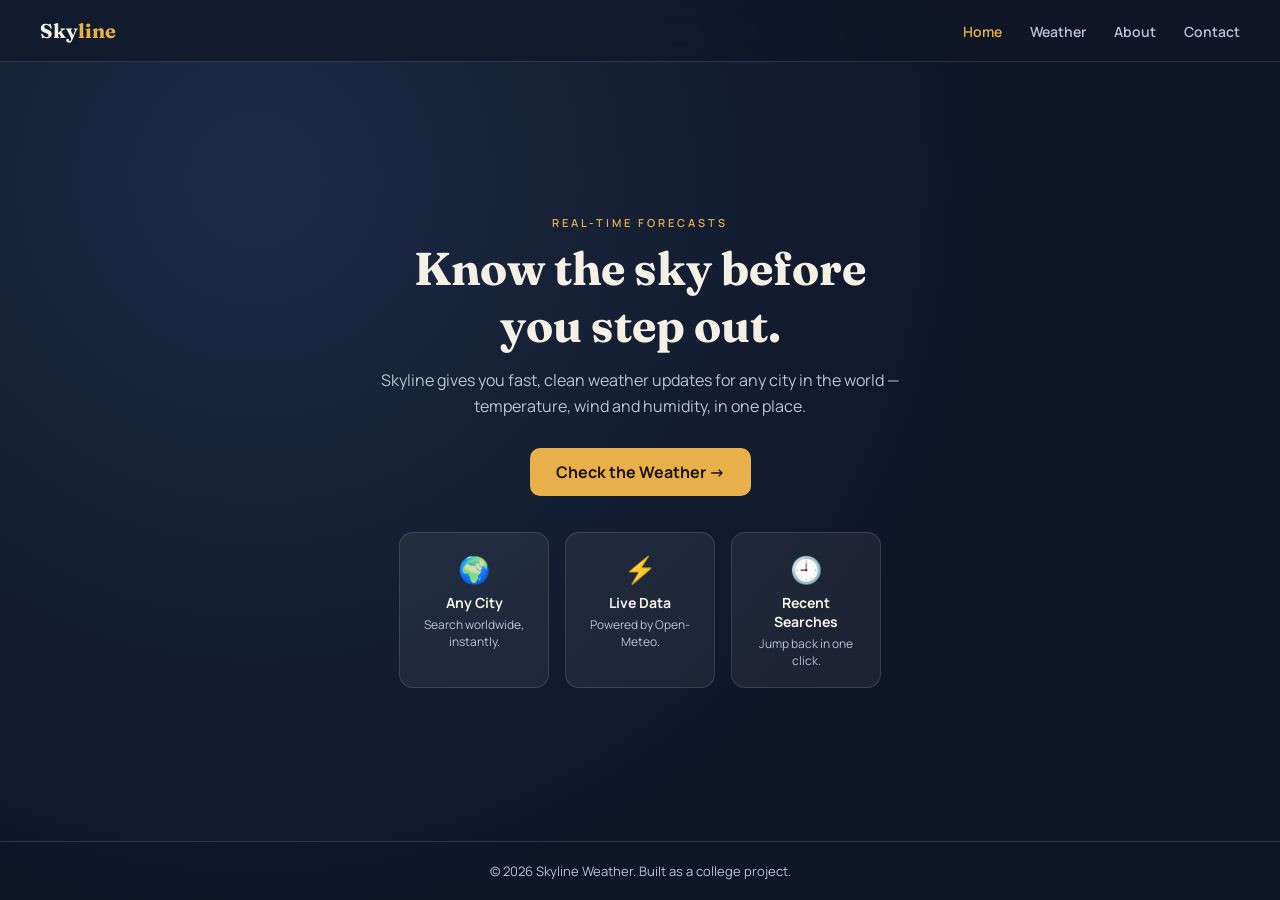
<file: index.html>
<!DOCTYPE html>
<html>
<head>
  <meta charset="UTF-8">
  <meta name="viewport" content="width=device-width, initial-scale=1.0">
  <title>Skyline Weather</title>
  <link rel="preconnect" href="https://fonts.googleapis.com">
  <link href="https://fonts.googleapis.com/css2?family=Fraunces:opsz,wght@9..144,500;9..144,700&family=Manrope:wght@400;600;800&display=swap" rel="stylesheet">
  <link rel="stylesheet" href="style.css">
</head>
<body>

  <nav class="navbar">
    <a href="index.html" class="brand">Sky<span>line</span></a>
    <ul class="navLinks">
      <li><a href="index.html" class="active">Home</a></li>
      <li><a href="weather.html">Weather</a></li>
      <li><a href="about.html">About</a></li>
      <li><a href="contact.html">Contact</a></li>
    </ul>
  </nav>

  <main>
    <div class="hero">
      <p class="eyebrow">Real-time forecasts</p>
      <h1>Know the sky before you step out.</h1>
      <p class="lead">Skyline gives you fast, clean weather updates for any city in the world — temperature, wind and humidity, in one place.</p>
      <a href="weather.html" class="ctaBtn">Check the Weather →</a>

      <div class="features">
        <div class="feature">
          <div class="fIcon">🌍</div>
          <h4>Any City</h4>
          <p>Search worldwide, instantly.</p>
        </div>
        <div class="feature">
          <div class="fIcon">⚡</div>
          <h4>Live Data</h4>
          <p>Powered by Open-Meteo.</p>
        </div>
        <div class="feature">
          <div class="fIcon">🕘</div>
          <h4>Recent Searches</h4>
          <p>Jump back in one click.</p>
        </div>
      </div>
    </div>
  </main>

  <footer>&copy; 2026 Skyline Weather. Built as a college project.</footer>

</body>
</html>
</file>
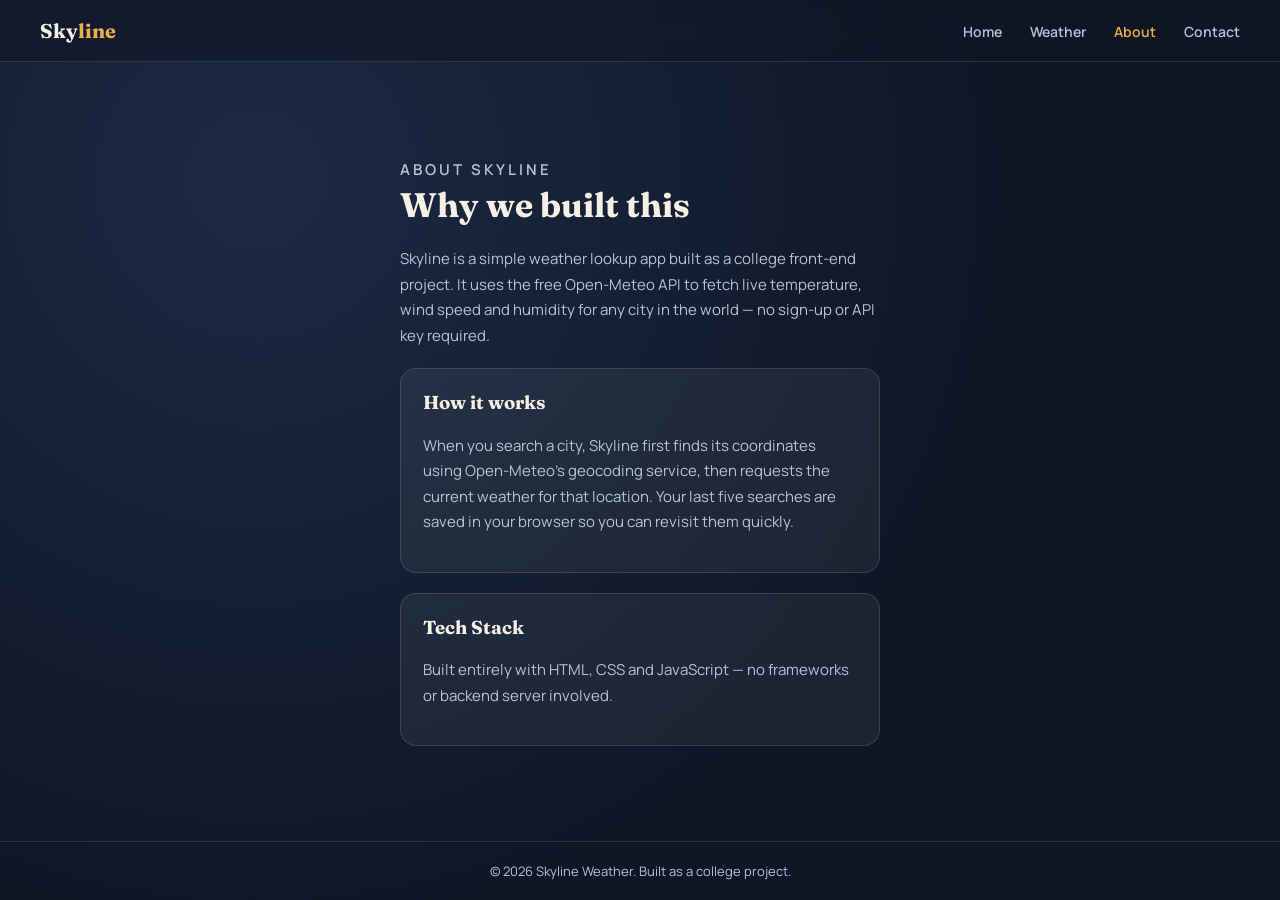
<file: about.html>
<!DOCTYPE html>
<html>
<head>
  <meta charset="UTF-8">
  <meta name="viewport" content="width=device-width, initial-scale=1.0">
  <title>About - Skyline</title>
  <link rel="preconnect" href="https://fonts.googleapis.com">
  <link href="https://fonts.googleapis.com/css2?family=Fraunces:opsz,wght@9..144,500;9..144,700&family=Manrope:wght@400;600;800&display=swap" rel="stylesheet">
  <link rel="stylesheet" href="style.css">
</head>
<body>

  <nav class="navbar">
    <a href="index.html" class="brand">Sky<span>line</span></a>
    <ul class="navLinks">
      <li><a href="index.html">Home</a></li>
      <li><a href="weather.html">Weather</a></li>
      <li><a href="about.html" class="active">About</a></li>
      <li><a href="contact.html">Contact</a></li>
    </ul>
  </nav>

  <main>
    <div class="page">
      <p class="eyebrow">About Skyline</p>
      <h1>Why we built this</h1>
      <p>Skyline is a simple weather lookup app built as a college front-end project. It uses the free Open-Meteo API to fetch live temperature, wind speed and humidity for any city in the world — no sign-up or API key required.</p>

      <div class="aboutCard">
        <h3>How it works</h3>
        <p>When you search a city, Skyline first finds its coordinates using Open-Meteo's geocoding service, then requests the current weather for that location. Your last five searches are saved in your browser so you can revisit them quickly.</p>
      </div>

      <div class="aboutCard">
        <h3>Tech Stack</h3>
        <p>Built entirely with HTML, CSS and JavaScript — no frameworks or backend server involved.</p>
      </div>
    </div>
  </main>

  <footer>&copy; 2026 Skyline Weather. Built as a college project.</footer>

</body>
</html>
</file>
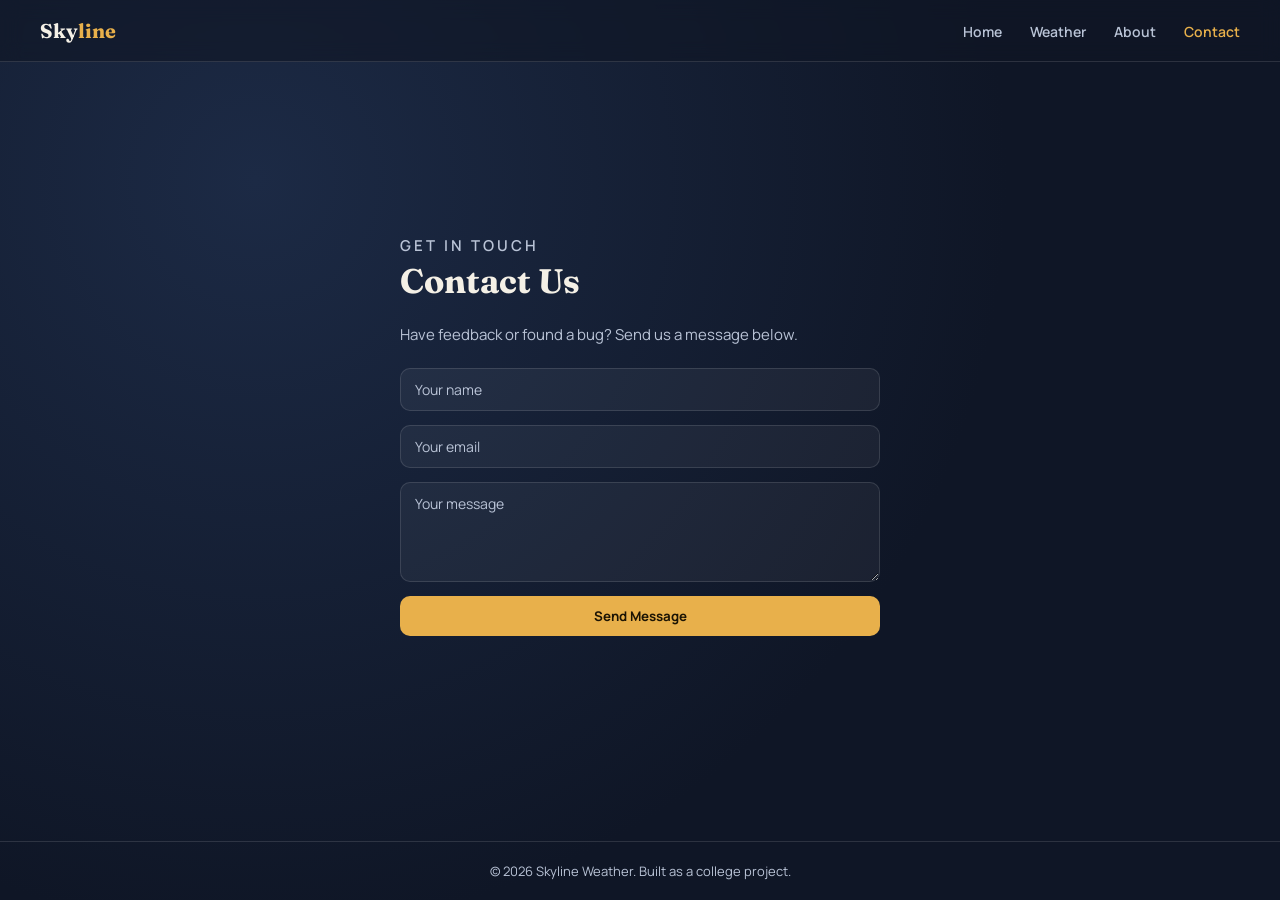
<file: contact.html>
<!DOCTYPE html>
<html>
<head>
  <meta charset="UTF-8">
  <meta name="viewport" content="width=device-width, initial-scale=1.0">
  <title>Contact - Skyline</title>
  <link rel="preconnect" href="https://fonts.googleapis.com">
  <link href="https://fonts.googleapis.com/css2?family=Fraunces:opsz,wght@9..144,500;9..144,700&family=Manrope:wght@400;600;800&display=swap" rel="stylesheet">
  <link rel="stylesheet" href="style.css">
</head>
<body>

  <nav class="navbar">
    <a href="index.html" class="brand">Sky<span>line</span></a>
    <ul class="navLinks">
      <li><a href="index.html">Home</a></li>
      <li><a href="weather.html">Weather</a></li>
      <li><a href="about.html">About</a></li>
      <li><a href="contact.html" class="active">Contact</a></li>
    </ul>
  </nav>

  <main>
    <div class="page">
      <p class="eyebrow">Get in touch</p>
      <h1>Contact Us</h1>
      <p>Have feedback or found a bug? Send us a message below.</p>

      <form class="contactForm" onsubmit="submitContact(event)">
        <input type="text" id="nameField" placeholder="Your name" required>
        <input type="email" id="emailField" placeholder="Your email" required>
        <textarea id="messageField" placeholder="Your message" required></textarea>
        <button type="submit">Send Message</button>
        <p class="formNote" id="formNote"></p>
      </form>
    </div>
  </main>

  <footer>&copy; 2026 Skyline Weather. Built as a college project.</footer>

  <script src="contact.js"></script>
</body>
</html>
</file>
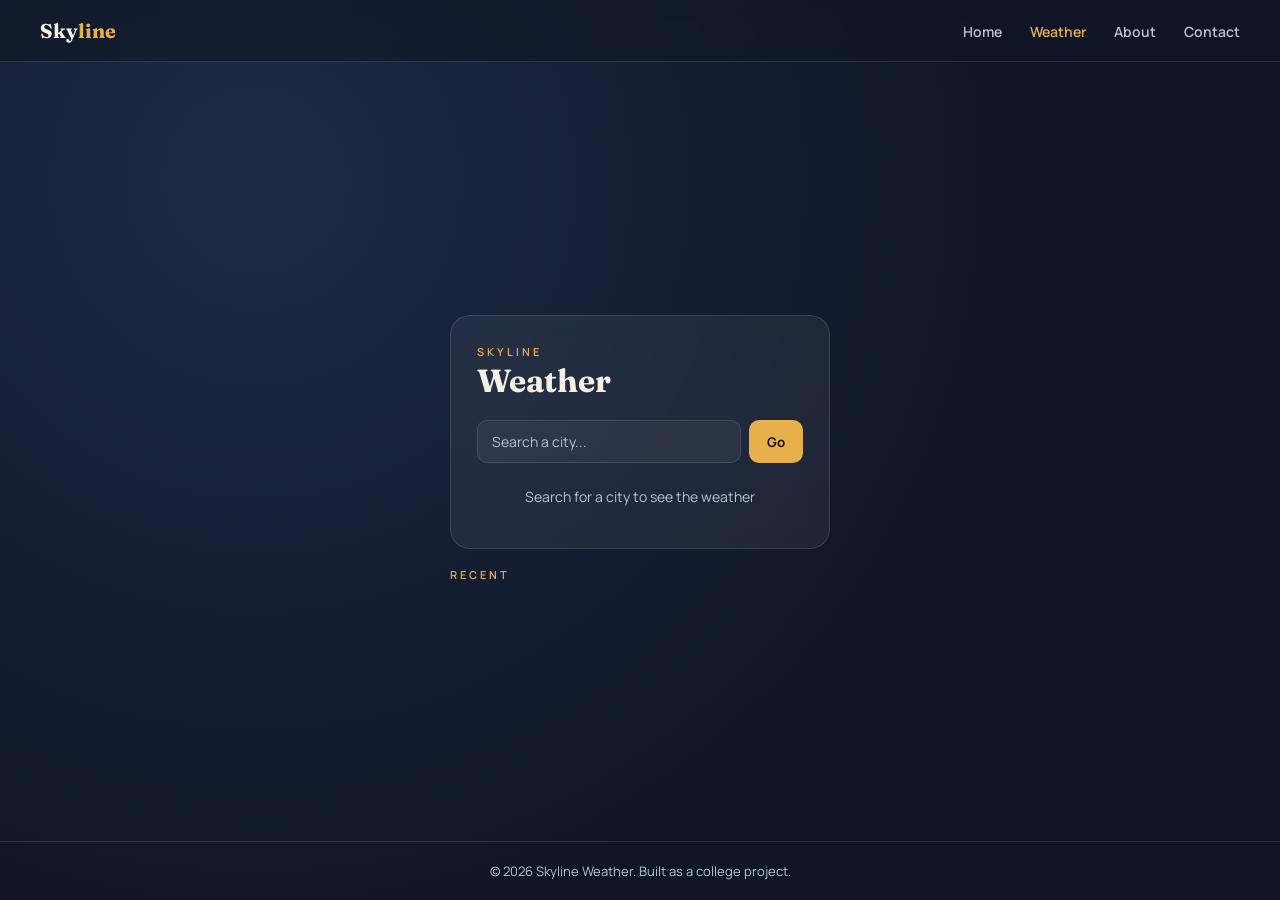
<file: weather.html>
<!DOCTYPE html>
<html>
<head>
  <meta charset="UTF-8">
  <meta name="viewport" content="width=device-width, initial-scale=1.0">
  <title>Weather - Skyline</title>
  <link rel="preconnect" href="https://fonts.googleapis.com">
  <link href="https://fonts.googleapis.com/css2?family=Fraunces:opsz,wght@9..144,500;9..144,700&family=Manrope:wght@400;600;800&display=swap" rel="stylesheet">
  <link rel="stylesheet" href="style.css">
</head>
<body>

  <nav class="navbar">
    <a href="index.html" class="brand">Sky<span>line</span></a>
    <ul class="navLinks">
      <li><a href="index.html">Home</a></li>
      <li><a href="weather.html" class="active">Weather</a></li>
      <li><a href="about.html">About</a></li>
      <li><a href="contact.html">Contact</a></li>
    </ul>
  </nav>

  <main>
    <div class="wrap">
      <div class="box">
        <p class="eyebrow">Skyline</p>
        <h1>Weather</h1>

        <div class="searchRow">
          <input type="text" id="cityInput" placeholder="Search a city...">
          <button onclick="getWeather()">Go</button>
        </div>

        <div id="result">
          <p class="placeholder">Search for a city to see the weather</p>
        </div>
      </div>

      <div class="history">
        <p class="eyebrow">Recent</p>
        <ul id="historyList"></ul>
      </div>
    </div>
  </main>

  <footer>&copy; 2026 Skyline Weather. Built as a college project.</footer>

  <script src="script.js"></script>
</body>
</html>
</file>
<file: style.css>
:root {
  --ink: #f4f0e6;
  --muted: #b9c3d6;
  --gold: #e8b04b;
  --card: rgba(255, 255, 255, 0.06);
  --border: rgba(255, 255, 255, 0.12);
  --bg-1: #0f1626;
  --bg-2: #1c2a45;
}

* {
  box-sizing: border-box;
}

body {
  margin: 0;
  min-height: 100vh;
  display: flex;
  flex-direction: column;
  font-family: "Manrope", sans-serif;
  color: var(--ink);
  background: radial-gradient(circle at 20% 20%, var(--bg-2), var(--bg-1) 60%);
  transition: background 0.8s ease;
}

/* ---- animations ---- */

@keyframes riseIn {
  from { opacity: 0; transform: translateY(18px); }
  to { opacity: 1; transform: translateY(0); }
}

@keyframes fadeScaleIn {
  from { opacity: 0; transform: scale(0.92); }
  to { opacity: 1; transform: scale(1); }
}

@keyframes popIn {
  from { opacity: 0; transform: translateY(10px); }
  to { opacity: 1; transform: translateY(0); }
}

@keyframes float {
  0%, 100% { transform: translateY(0); }
  50% { transform: translateY(-8px); }
}

button {
  transition: transform 0.15s ease, filter 0.15s ease;
}

button:active {
  transform: scale(0.95);
}

/* ---- navbar ---- */

.navbar {
  display: flex;
  align-items: center;
  justify-content: space-between;
  padding: 18px 40px;
  border-bottom: 1px solid var(--border);
  background: rgba(15, 22, 38, 0.6);
  backdrop-filter: blur(10px);
  position: sticky;
  top: 0;
  z-index: 10;
}

.brand {
  font-family: "Fraunces", serif;
  font-size: 20px;
  font-weight: 700;
  color: var(--ink);
  text-decoration: none;
}

.brand span {
  color: var(--gold);
}

.navLinks {
  display: flex;
  gap: 28px;
  list-style: none;
  margin: 0;
  padding: 0;
}

.navLinks a {
  color: var(--muted);
  text-decoration: none;
  font-size: 14px;
  font-weight: 600;
  transition: color 0.15s ease;
}

.navLinks a:hover,
.navLinks a.active {
  color: var(--gold);
}

@media (max-width: 640px) {
  .navbar {
    flex-wrap: wrap;
    justify-content: center;
    gap: 10px;
    padding: 14px 16px;
  }

  .navLinks {
    gap: 16px;
  }
}

main {
  flex: 1;
  display: flex;
  align-items: center;
  justify-content: center;
  padding: 40px 16px;
}

/* ---- footer ---- */

footer {
  text-align: center;
  padding: 20px;
  color: var(--muted);
  font-size: 13px;
  border-top: 1px solid var(--border);
}

/* ---- home / hero ---- */

.hero {
  text-align: center;
  max-width: 560px;
  padding: 20px;
  animation: riseIn 0.6s ease both;
}

.hero .eyebrow {
  margin-bottom: 10px;
}

.hero h1 {
  font-size: 46px;
  margin: 0 0 14px;
}

@media (max-width: 480px) {
  .hero h1 {
    font-size: 32px;
  }
}

.hero p.lead {
  color: var(--muted);
  font-size: 16px;
  line-height: 1.6;
  margin: 0 0 28px;
}

.ctaBtn {
  display: inline-block;
  padding: 13px 26px;
  background: var(--gold);
  color: #1c1404;
  border-radius: 10px;
  font-weight: 700;
  text-decoration: none;
}

.ctaBtn:hover {
  filter: brightness(1.08);
}

.features {
  display: flex;
  gap: 16px;
  margin-top: 36px;
  flex-wrap: wrap;
  justify-content: center;
}

.feature {
  background: var(--card);
  border: 1px solid var(--border);
  border-radius: 14px;
  padding: 18px;
  width: 150px;
}

.feature .fIcon {
  font-size: 26px;
  margin-bottom: 6px;
}

.feature h4 {
  margin: 0 0 4px;
  font-size: 14px;
}

.feature p {
  margin: 0;
  color: var(--muted);
  font-size: 12px;
}

/* ---- weather page ---- */

.wrap {
  width: 100%;
  max-width: 380px;
}

.box {
  background: var(--card);
  border: 1px solid var(--border);
  backdrop-filter: blur(10px);
  border-radius: 20px;
  padding: 28px 26px;
  animation: riseIn 0.6s ease both;
}

.eyebrow {
  text-transform: uppercase;
  letter-spacing: 3px;
  font-size: 11px;
  color: var(--gold);
  margin: 0 0 2px;
  font-weight: 600;
}

h1 {
  font-family: "Fraunces", serif;
  font-size: 32px;
  margin: 0 0 20px;
  font-weight: 700;
}

.searchRow {
  display: flex;
  gap: 8px;
}

input, textarea {
  flex: 1;
  padding: 11px 14px;
  border-radius: 10px;
  border: 1px solid var(--border);
  background: rgba(255, 255, 255, 0.05);
  color: var(--ink);
  font-family: inherit;
  font-size: 14px;
}

input::placeholder, textarea::placeholder {
  color: var(--muted);
}

input:focus, textarea:focus {
  outline: none;
  border-color: var(--gold);
}

button {
  padding: 11px 18px;
  background: var(--gold);
  color: #1c1404;
  border: none;
  border-radius: 10px;
  font-weight: 700;
  cursor: pointer;
  font-family: inherit;
}

button:hover {
  filter: brightness(1.08);
}

#result {
  margin-top: 24px;
  text-align: center;
}

.placeholder {
  color: var(--muted);
  font-size: 14px;
}

.icon {
  font-size: 54px;
  animation: fadeScaleIn 0.5s ease both, float 3s ease-in-out 0.5s infinite;
}

.place {
  font-family: "Fraunces", serif;
  font-size: 20px;
  margin: 10px 0 0;
  animation: popIn 0.5s ease both;
  animation-delay: 0.1s;
}

.temp {
  font-size: 44px;
  font-weight: 800;
  margin: 4px 0;
  animation: popIn 0.5s ease both;
  animation-delay: 0.18s;
}

.desc {
  color: var(--muted);
  margin: 0 0 12px;
  font-size: 14px;
  animation: popIn 0.5s ease both;
  animation-delay: 0.26s;
}

.statRow {
  display: flex;
  justify-content: center;
  gap: 20px;
  font-size: 13px;
  color: var(--muted);
  border-top: 1px solid var(--border);
  padding-top: 12px;
  animation: popIn 0.5s ease both;
  animation-delay: 0.34s;
}

.statRow b {
  color: var(--ink);
  display: block;
  font-size: 15px;
}

.history {
  margin-top: 18px;
}

#historyList {
  list-style: none;
  padding: 0;
  margin: 6px 0 0;
  display: flex;
  gap: 8px;
  flex-wrap: wrap;
}

#historyList li {
  padding: 6px 14px;
  background: var(--card);
  border: 1px solid var(--border);
  border-radius: 20px;
  cursor: pointer;
  font-size: 13px;
  transition: border-color 0.15s ease, color 0.15s ease, transform 0.15s ease;
  animation: popIn 0.35s ease both;
}

#historyList li:hover {
  border-color: var(--gold);
  color: var(--gold);
  transform: translateY(-2px);
}

/* ---- about / contact pages ---- */

.page {
  max-width: 520px;
  width: 100%;
  padding: 20px;
  animation: riseIn 0.6s ease both;
}

.page h1 {
  font-size: 34px;
}

.page p {
  color: var(--muted);
  line-height: 1.7;
  font-size: 15px;
}

.aboutCard {
  background: var(--card);
  border: 1px solid var(--border);
  border-radius: 16px;
  padding: 22px;
  margin-top: 20px;
}

.aboutCard h3 {
  margin-top: 0;
  font-family: "Fraunces", serif;
}

form.contactForm {
  display: flex;
  flex-direction: column;
  gap: 14px;
  margin-top: 20px;
}

form.contactForm textarea {
  resize: vertical;
  min-height: 100px;
}

.formNote {
  font-size: 13px;
  color: var(--gold);
  margin-top: 6px;
}
</file>
